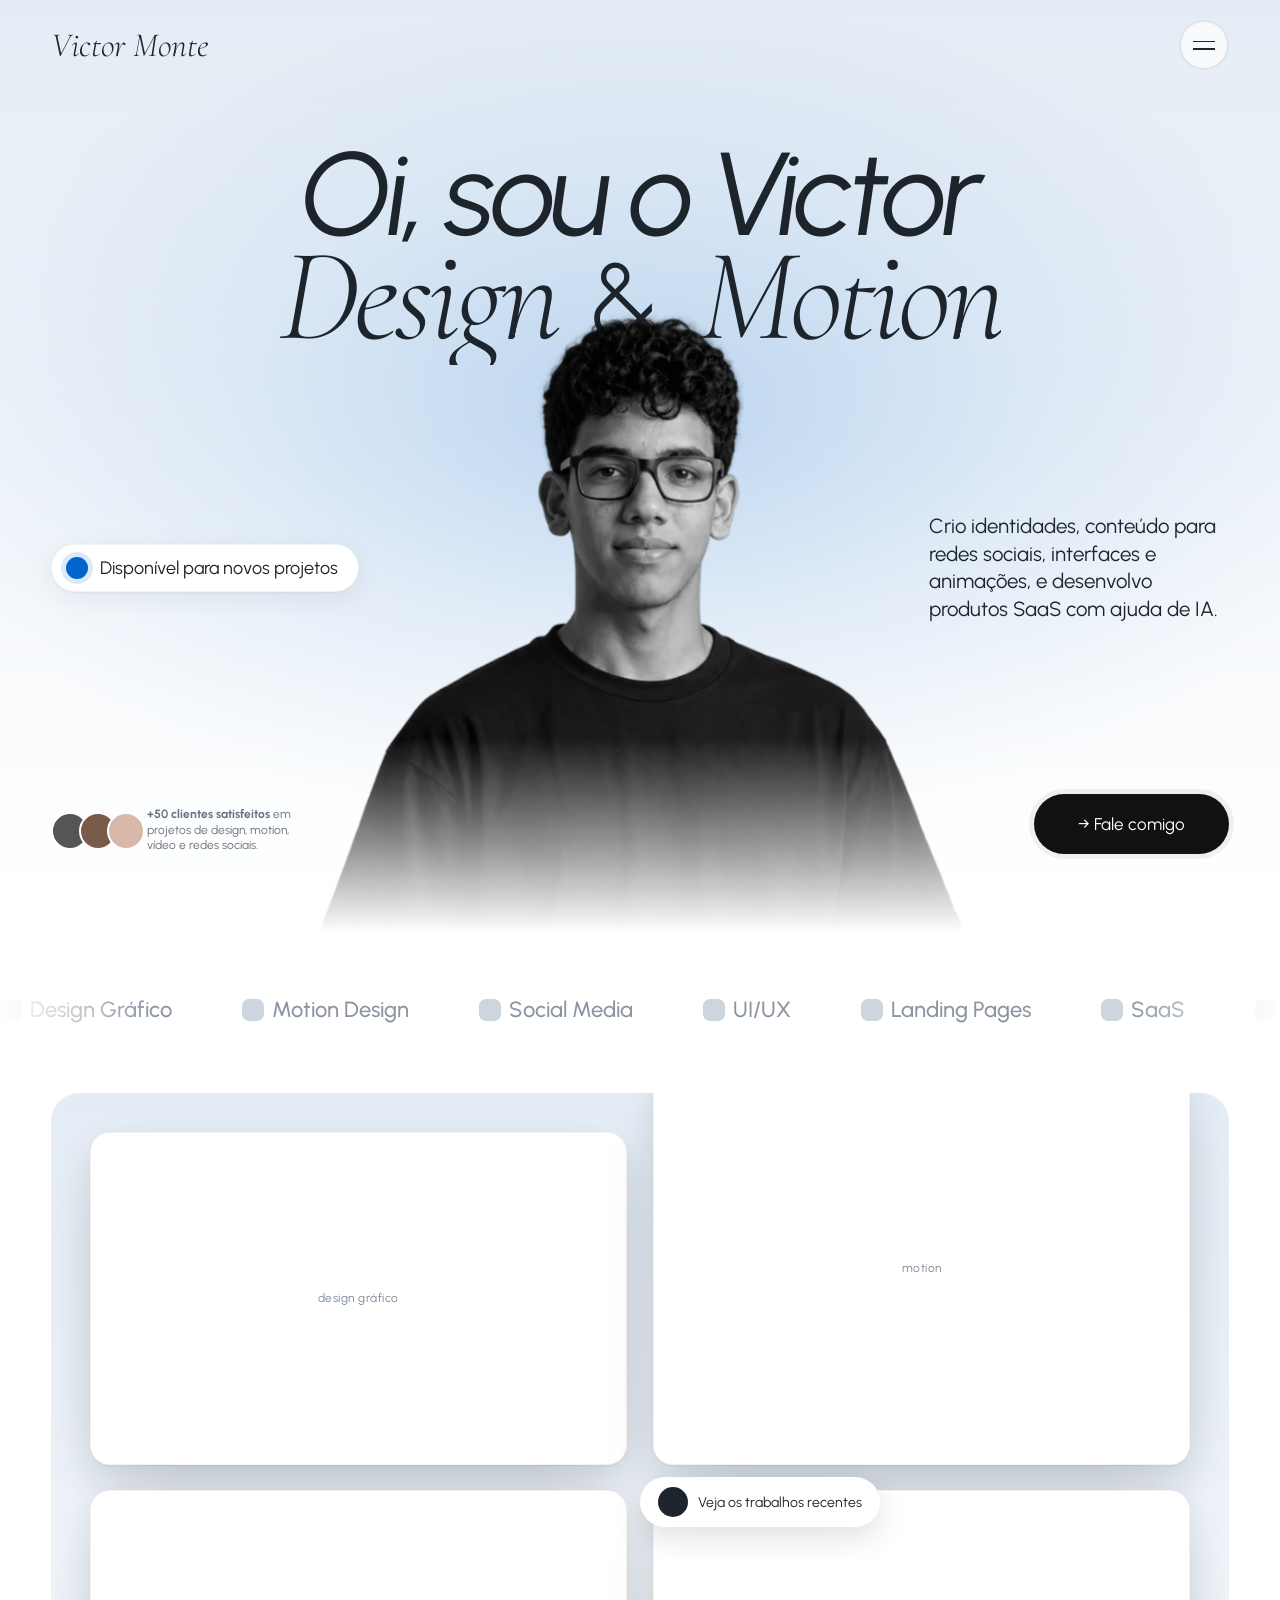
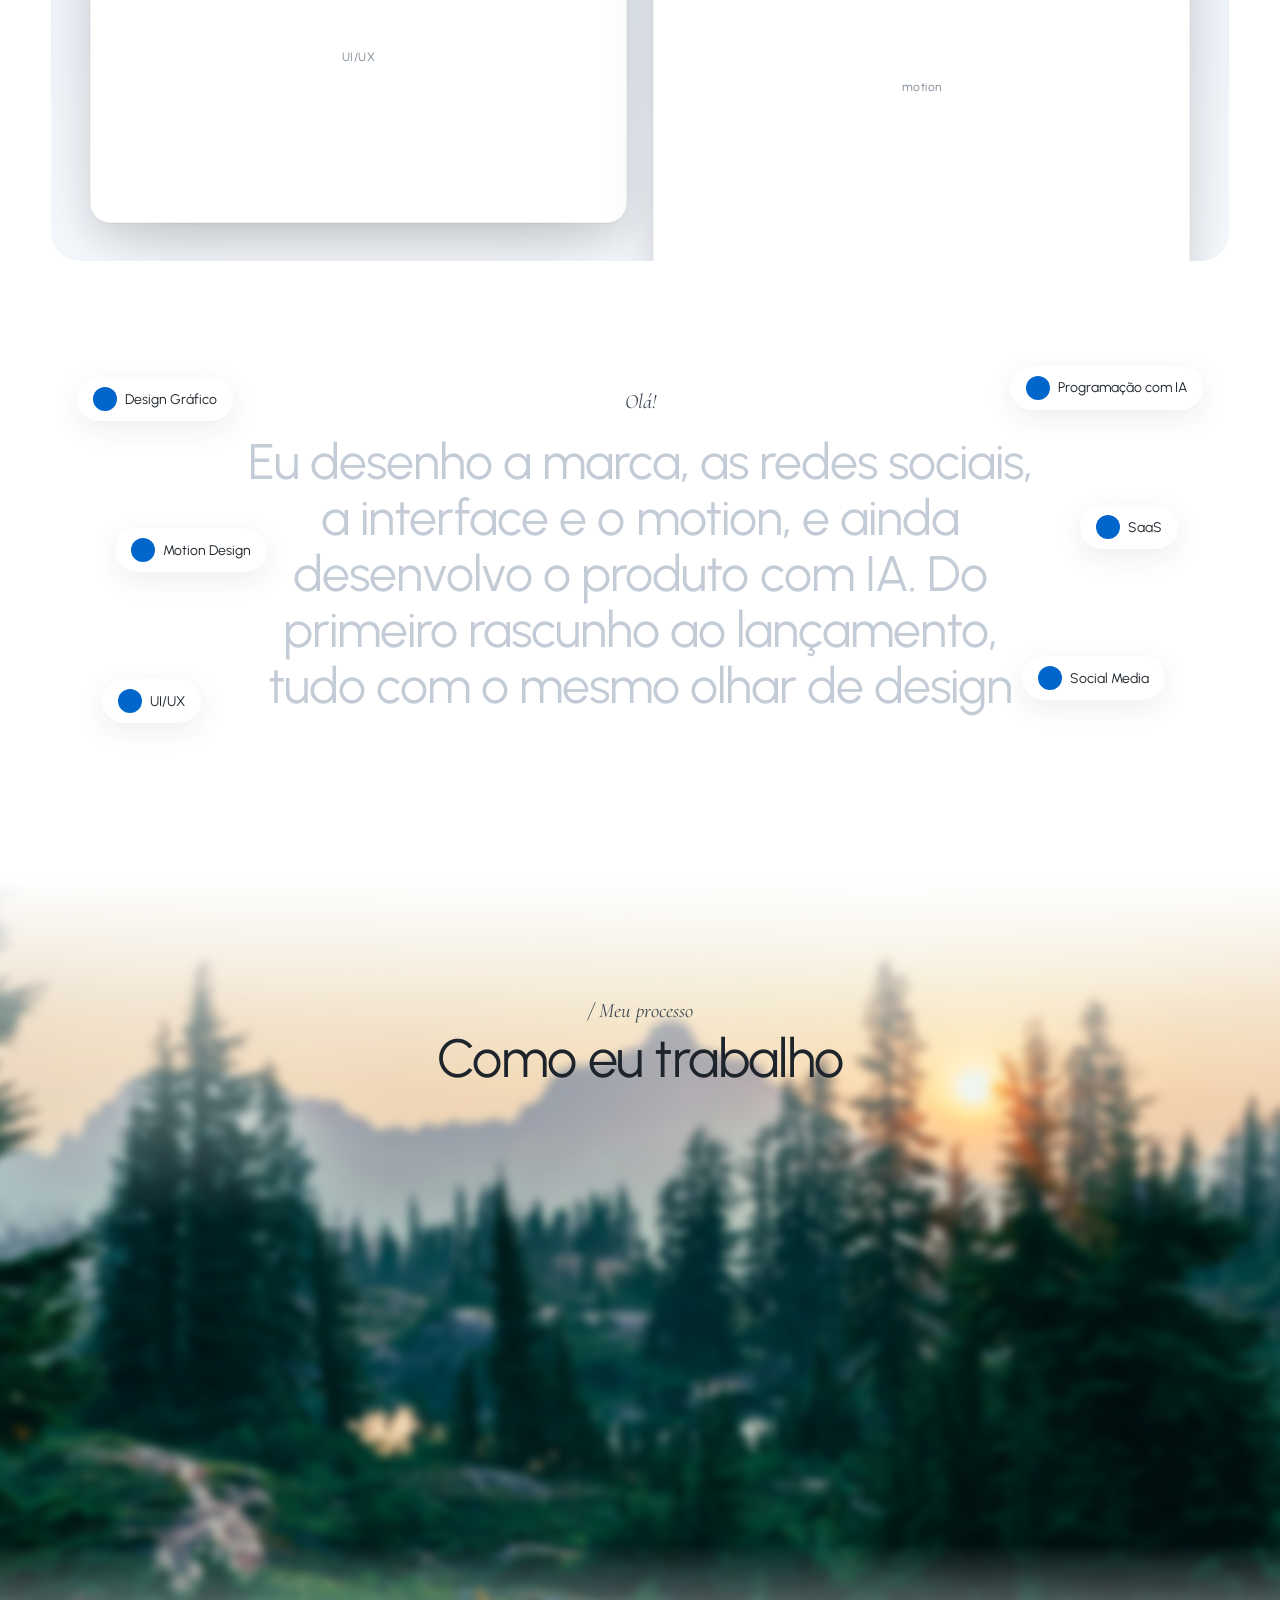
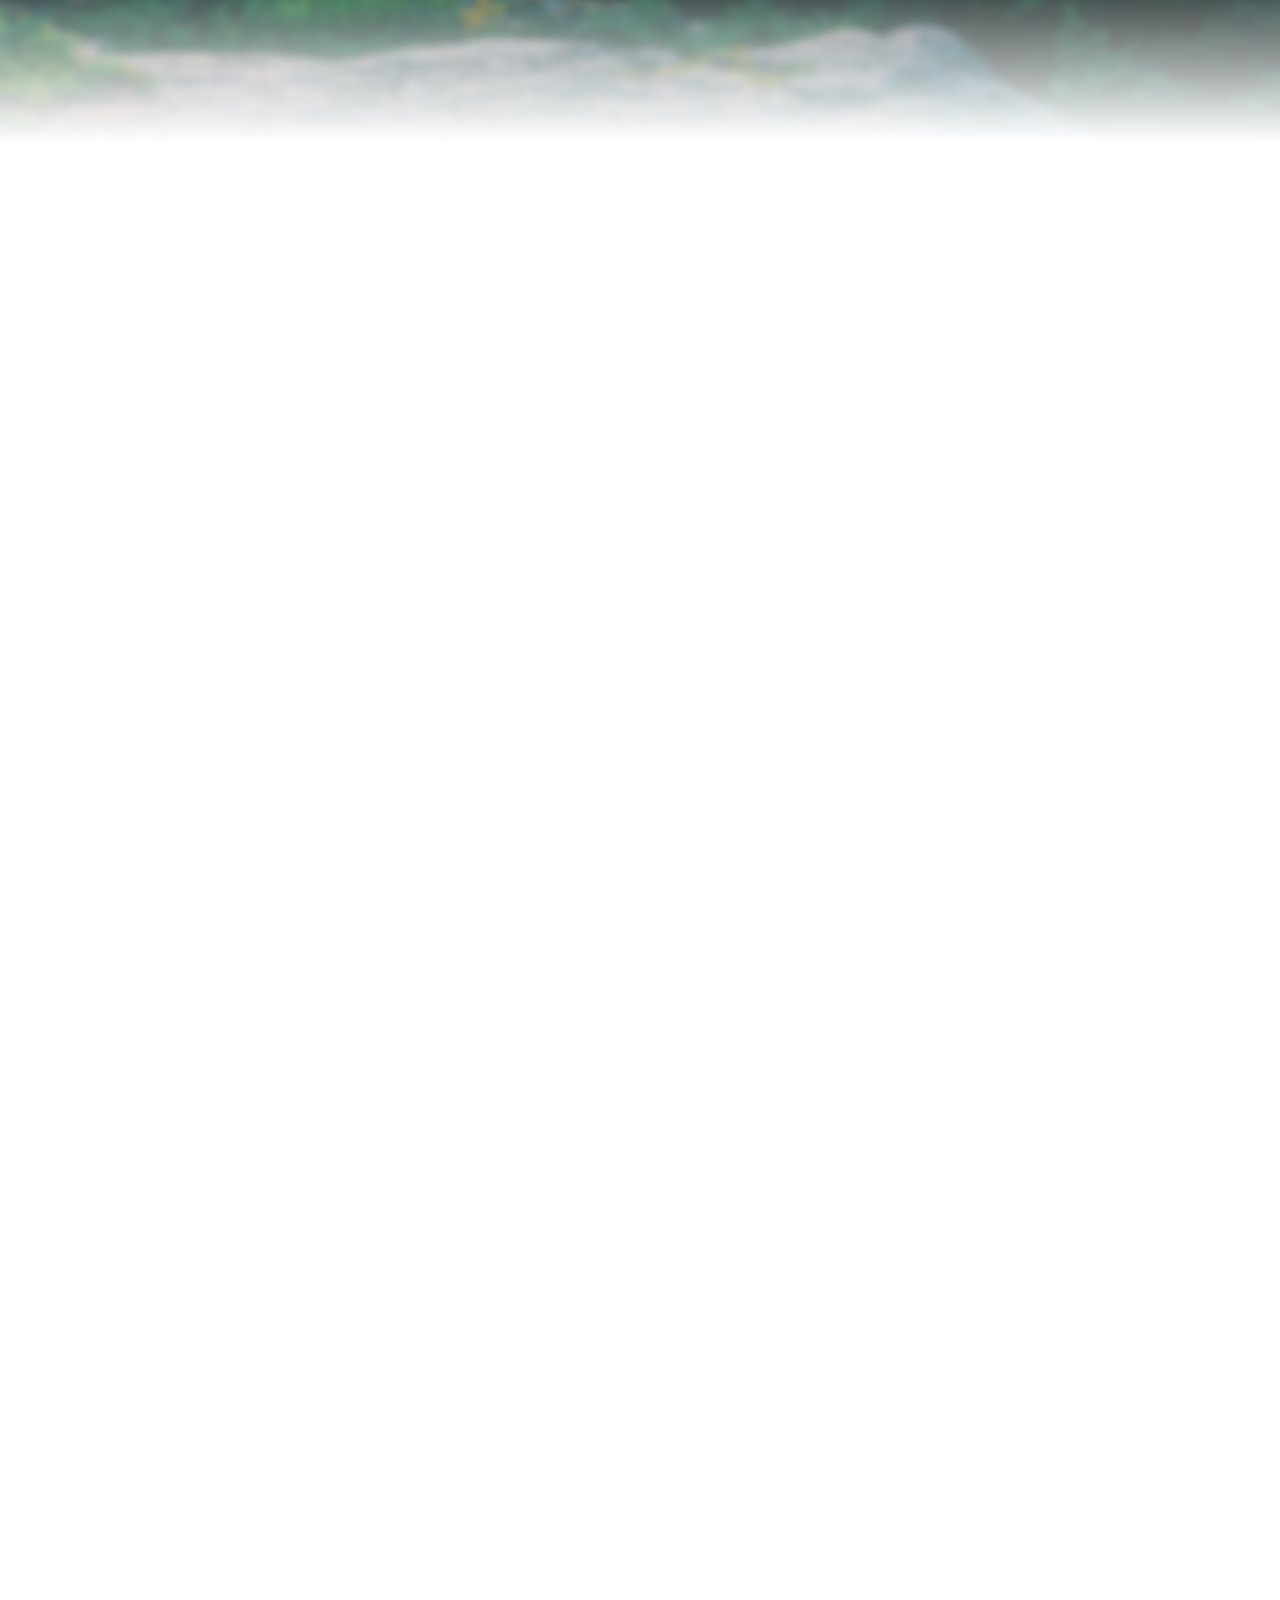
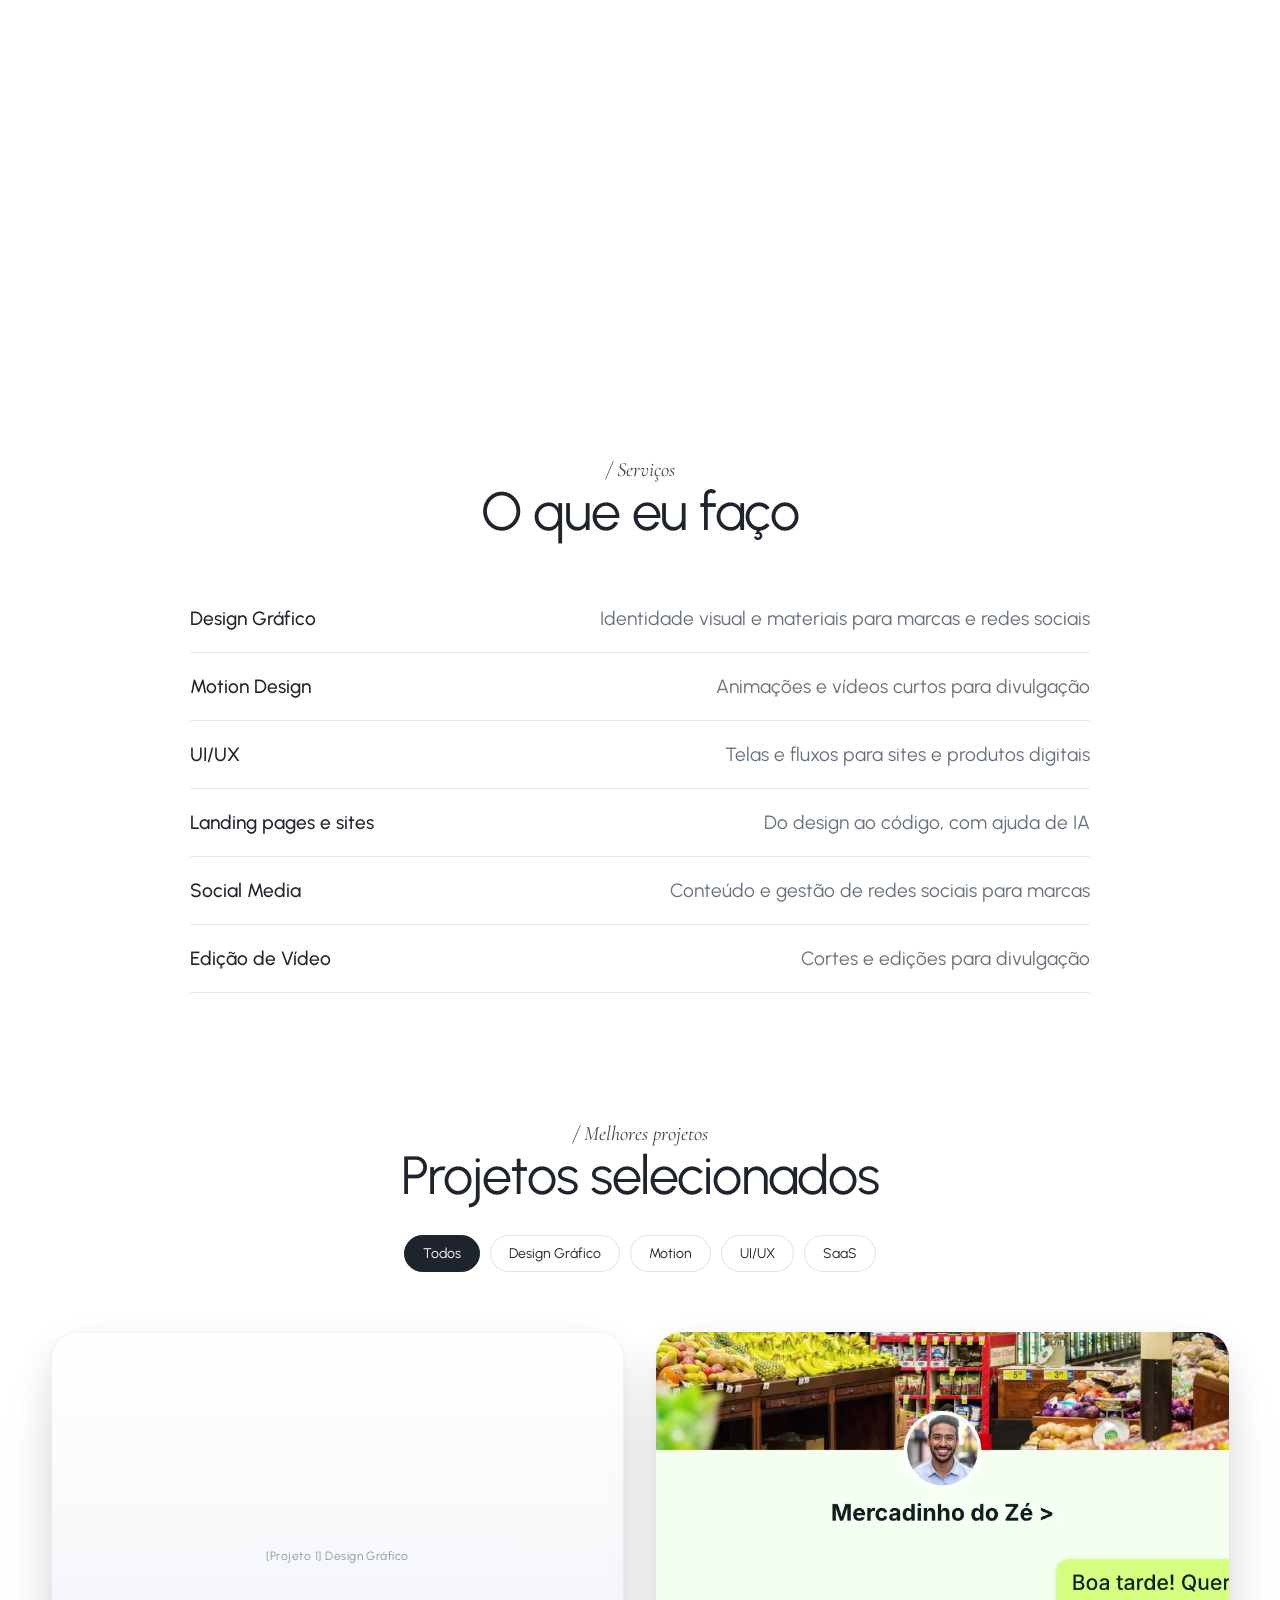
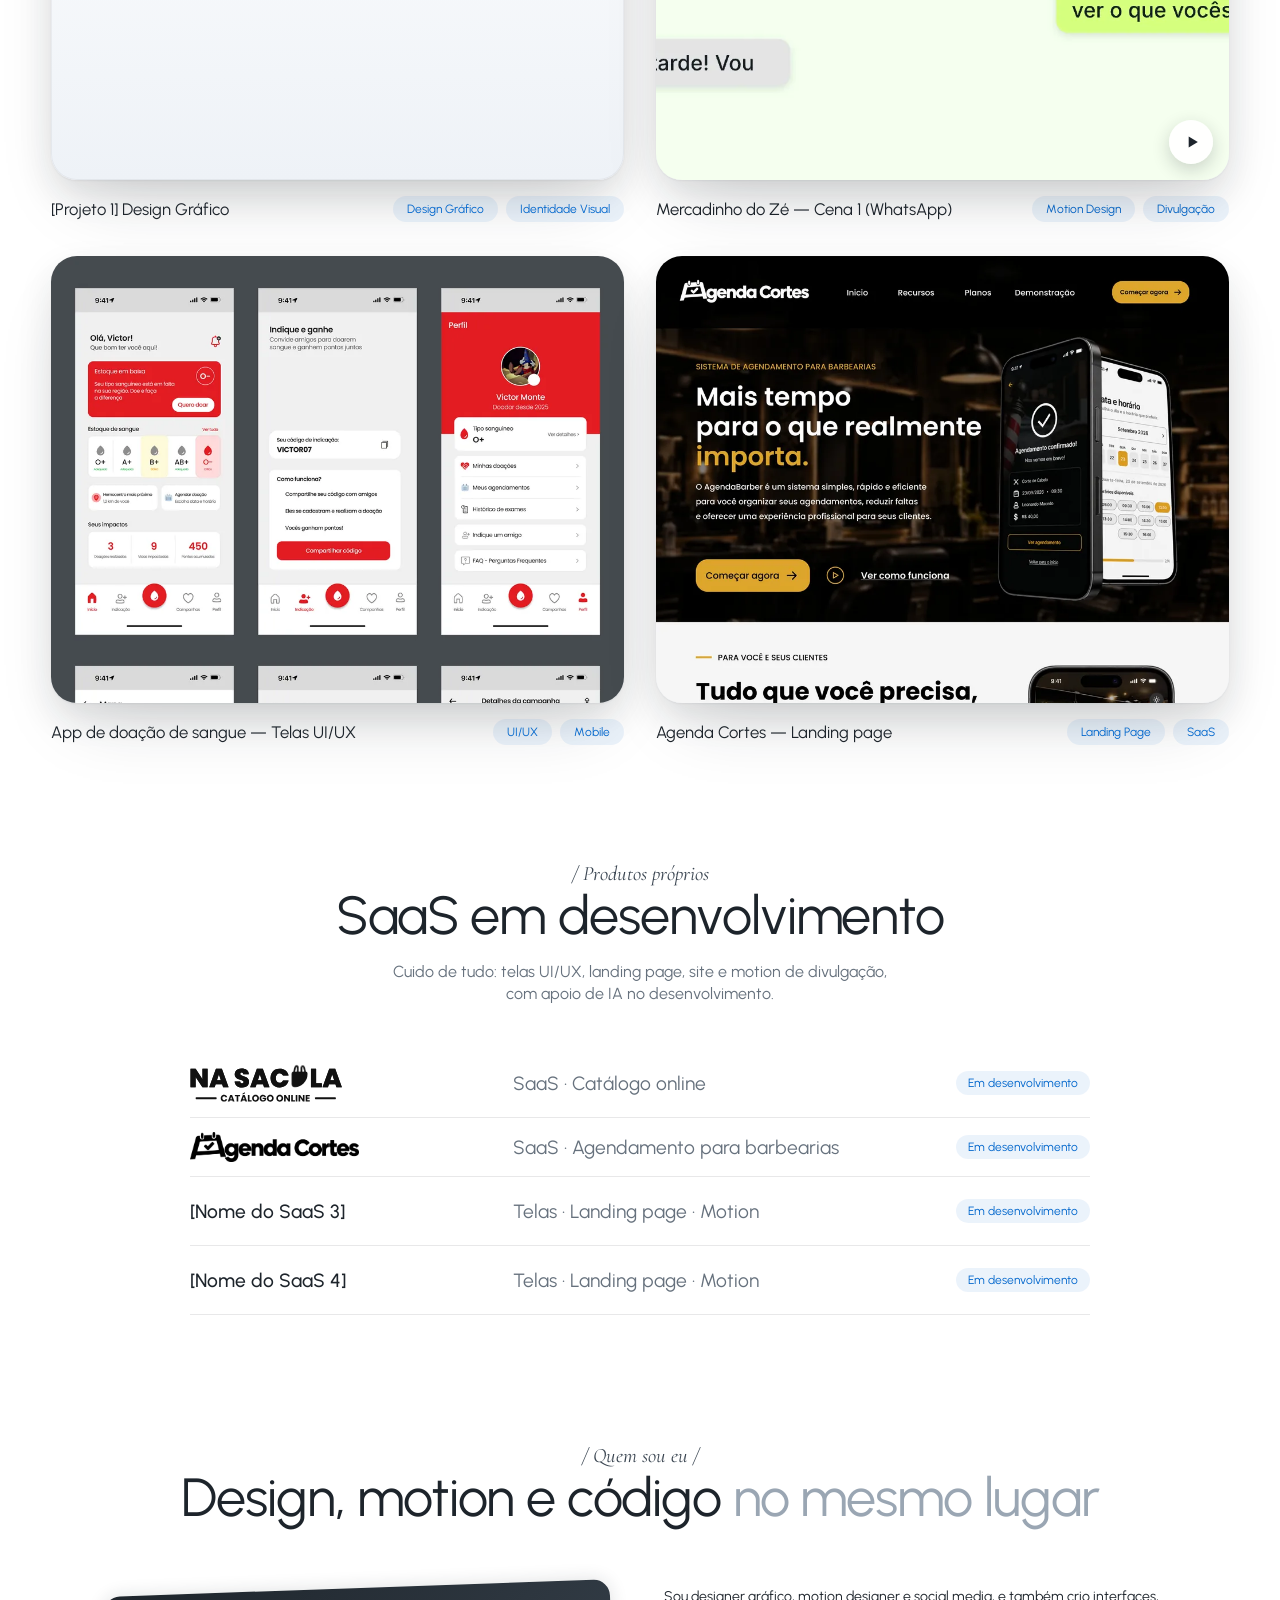
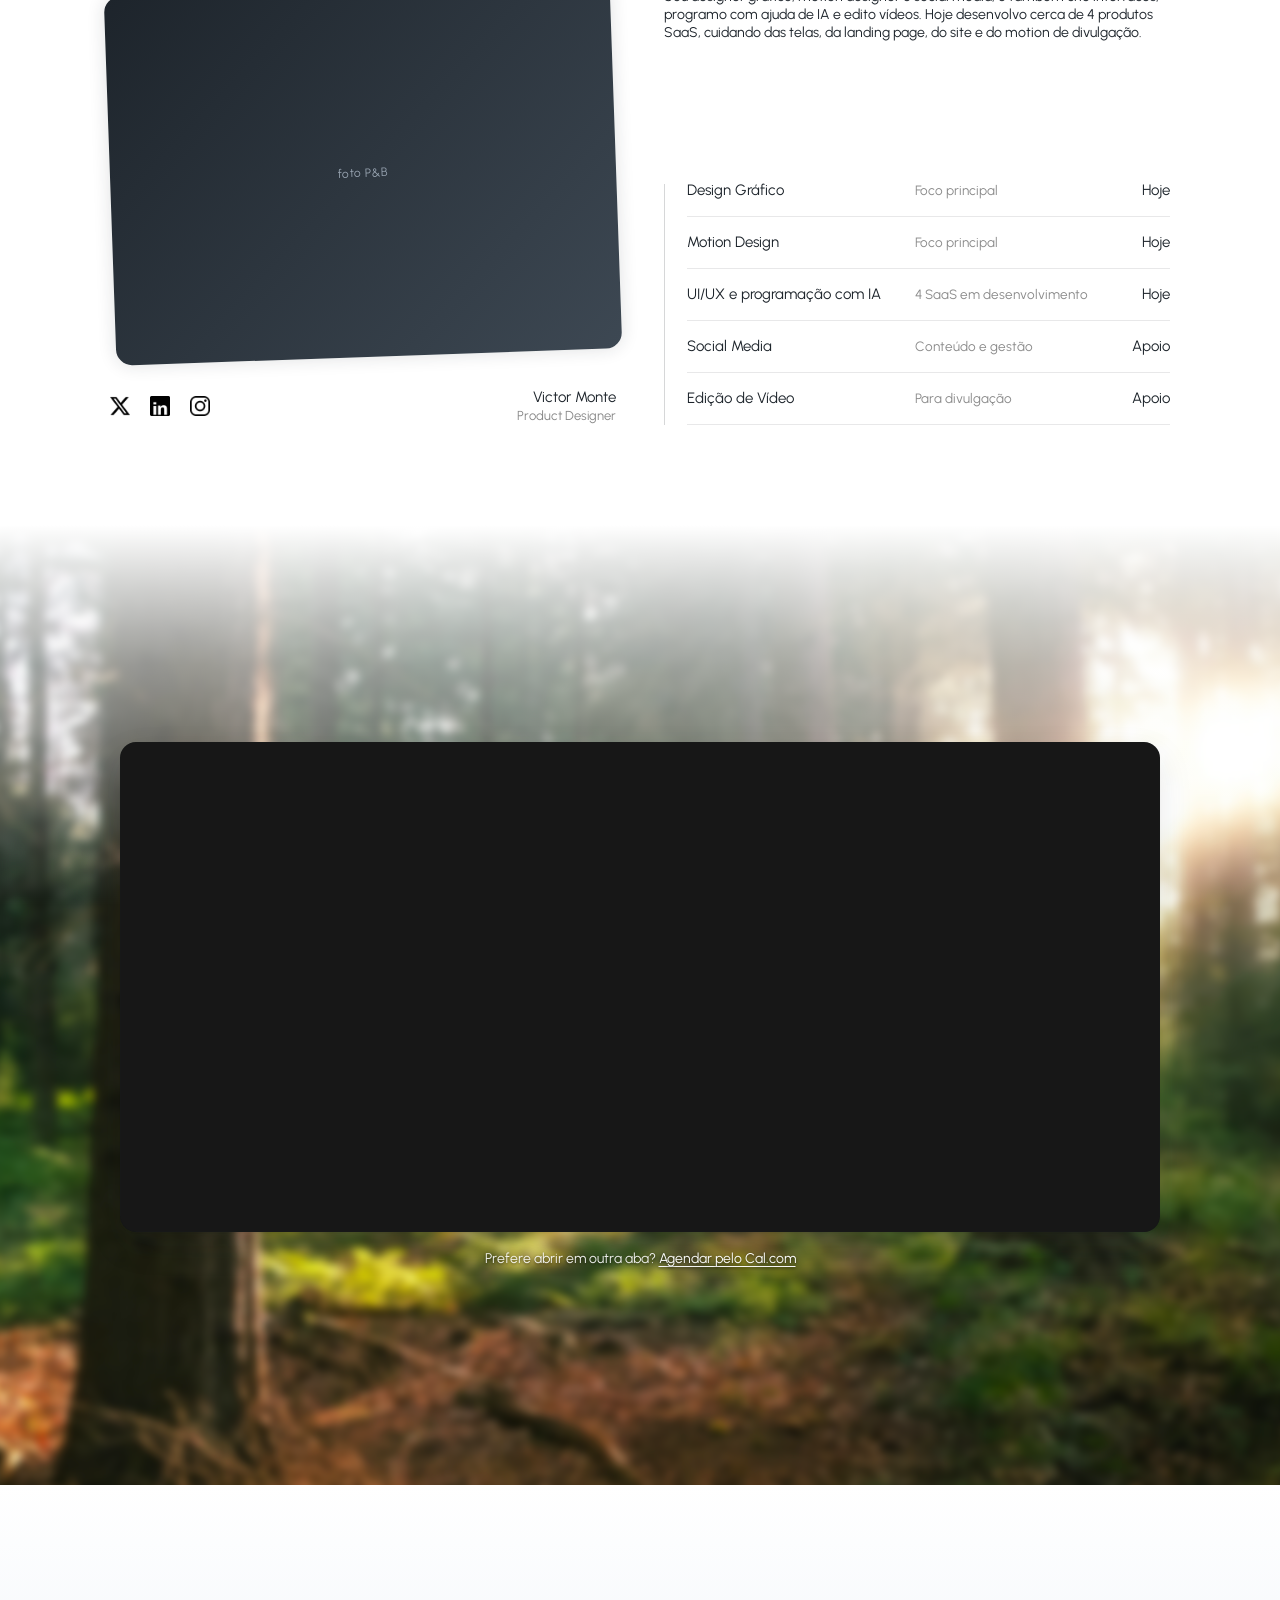
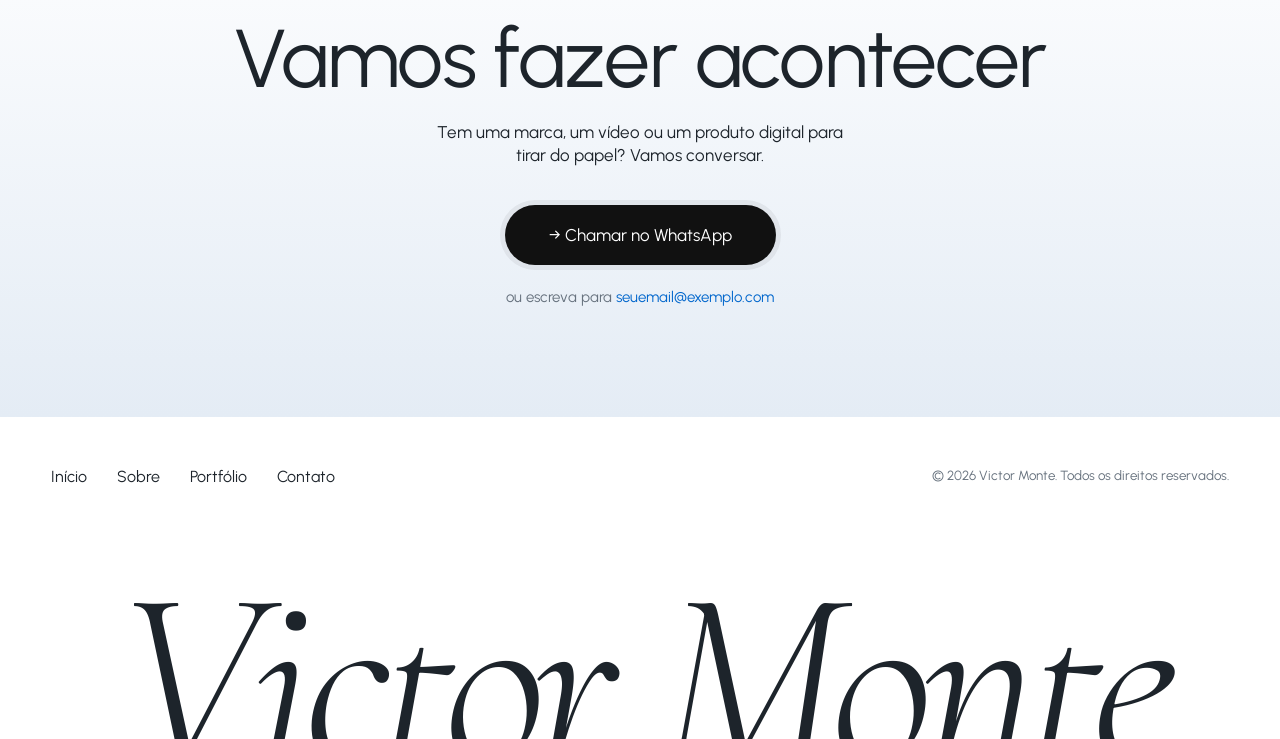
<file: index.html>
<!DOCTYPE html>
<html lang="pt-BR"><head><meta charset="utf-8">
<meta name="description" content="Portfólio de Victor Monte: design gráfico, motion design, social media, UI/UX e produtos SaaS desenvolvidos com IA."><meta name="theme-color" content="#E4ECF5"><meta name="viewport" content="width=device-width, initial-scale=1, viewport-fit=cover">
<title>Victor Monte — Designer Gráfico, Motion &amp; Social Media</title>
<link rel="preconnect" href="https://fonts.googleapis.com"><link rel="preconnect" href="https://fonts.gstatic.com" crossorigin>
<link href="https://fonts.googleapis.com/css2?family=Urbanist:wght@300;400;500;600&family=Cormorant+Garamond:ital,wght@1,300;1,400&display=swap" rel="stylesheet">
<link rel="stylesheet" href="css/style.css"></head>
<body>
<nav><a class="logo" href="#top">Victor Monte</a><button class="burger" aria-label="Abrir menu" aria-expanded="false"><i></i><i></i></button></nav>
<div class="overlay" id="ov"><a href="#works">Projetos</a><a href="#about">Sobre</a><a href="#process">Processo</a><a href="#agendar">Agendar</a><a href="#contact">Contato</a></div>

<header class="hero" id="top">
 <h1><span><em>Oi, sou o Victor</em></span><span><em>Design <span class="amp">&amp;</span> Motion</em></span></h1>
 <div class="hero-row r1"><div class="pill"><i></i>Disponível para novos projetos</div><p class="lead">Crio identidades, conteúdo para redes sociais, interfaces e animações, e desenvolvo produtos SaaS com ajuda de IA.</p></div>
 <div class="portrait"><div class="ph"><img src="assets/victor-monte.webp" alt="Retrato de Victor Monte" width="900" height="1207" fetchpriority="high"></div></div>
 <div class="hero-row r2"><div class="trust"><div class="avs"><i></i><i></i><i></i></div><span><b>+50 clientes satisfeitos</b> em projetos de design, motion, vídeo e redes sociais.</span></div><a class="btn" href="#contact" data-mag>→ Fale comigo</a></div>
</header>

<div class="marq" aria-hidden="true"><div class="track"><span>Design Gráfico</span><span>Motion Design</span><span>Social Media</span><span>UI/UX</span><span>Landing Pages</span><span>SaaS</span><span>Programação com IA</span><span>Edição de Vídeo</span><span>Design Gráfico</span><span>Motion Design</span><span>Social Media</span><span>UI/UX</span><span>Landing Pages</span><span>SaaS</span><span>Programação com IA</span><span>Edição de Vídeo</span></div></div>

<section id="works" style="position:relative">
 <div class="mosaic rv"><div class="ph">design gráfico</div><div class="ph">motion</div><div class="ph">UI/UX</div><div class="ph">motion</div></div>
 <div class="sticker rv"><i></i>Veja os trabalhos recentes</div>
</section>

<section class="intro">
 <div class="tag" style="left:6%;top:20%;--r:-3deg"><i></i>Design Gráfico</div><div class="tag" style="left:9%;top:46%"><i></i>Motion Design</div><div class="tag" style="left:8%;top:72%"><i></i>UI/UX</div>
 <div class="tag" style="right:6%;top:18%"><i></i>Programação com IA</div><div class="tag" style="right:8%;top:42%"><i></i>SaaS</div><div class="tag" style="right:9%;top:68%"><i></i>Social Media</div>
 <div class="eyebrow rv">Olá!</div>
 <p class="t" id="split">Eu desenho a marca, as redes sociais, a interface e o motion, e ainda desenvolvo o produto com IA. Do primeiro rascunho ao lançamento, tudo com o mesmo olhar de design</p>
</section>

<section class="proc" id="process">
 <div class="eyebrow rv">/ Meu processo</div>
 <h2 class="rv" style="margin-top:6px">Como eu trabalho</h2>
 <div class="cards">
  
  
  <div class="card" style="--rot:-3deg" data-s="1"><span class="n">01</span><h3>Entender</h3><p>Mergulho no seu negócio, no seu público e nos seus objetivos antes de abrir qualquer ferramenta.</p></div>
  <div class="card" style="--rot:3deg" data-s="1.6"><span class="n">02</span><h3>Criar</h3><p>Desenho marca, interface e motion com um conceito único, do layout à animação.</p></div>
  <div class="card" style="--rot:-3deg" data-s="1.2"><span class="n">03</span><h3>Lançar</h3><p>Desenvolvo com IA, publico e preparo o material de divulgação para o lançamento.</p></div>
 </div>
</section>

<section class="svc rv"><div class="eyebrow">/ Serviços</div><h2>O que eu faço</h2><div class="sl">
<div class="row"><b>Design Gráfico</b><span>Identidade visual e materiais para marcas e redes sociais</span></div>
<div class="row"><b>Motion Design</b><span>Animações e vídeos curtos para divulgação</span></div>
<div class="row"><b>UI/UX</b><span>Telas e fluxos para sites e produtos digitais</span></div>
<div class="row"><b>Landing pages e sites</b><span>Do design ao código, com ajuda de IA</span></div>
<div class="row"><b>Social Media</b><span>Conteúdo e gestão de redes sociais para marcas</span></div>
<div class="row"><b>Edição de Vídeo</b><span>Cortes e edições para divulgação</span></div></div></section>

<section class="sel">
 <div class="eyebrow rv">/ Melhores projetos</div><h2 class="rv">Projetos selecionados</h2>
 <div class="flt rv"><button class="on" data-f="all">Todos</button><button data-f="grafico">Design Gráfico</button><button data-f="motion">Motion</button><button data-f="uiux">UI/UX</button><button data-f="saas">SaaS</button></div>
 <div class="grid">
  <a class="proj rv" data-c="grafico" href="#"><div class="ph">[Projeto 1] Design Gráfico</div><div class="m">[Projeto 1] Design Gráfico<div class="chips"><span>Design Gráfico</span><span>Identidade Visual</span></div></div></a>
  <a class="proj rv" data-c="motion" href="#" data-full="assets/projeto-motion-poster.webp" data-video="assets/projeto-motion.mp4" data-title="Mercadinho do Zé — Cena 1 (WhatsApp)" aria-haspopup="dialog"><div class="ph"><video src="assets/projeto-motion-preview.mp4" poster="assets/projeto-motion-poster.webp" muted loop playsinline preload="metadata" aria-label="Prévia da animação Mercadinho do Zé, Cena 1"></video></div><div class="m">Mercadinho do Zé — Cena 1 (WhatsApp)<div class="chips"><span>Motion Design</span><span>Divulgação</span></div></div></a>
  <a class="proj rv" data-c="uiux" href="#" data-full="assets/projeto-app-doacao.webp" data-title="App de doação de sangue — Telas UI/UX" aria-haspopup="dialog"><div class="ph"><img src="assets/projeto-app-doacao-thumb.webp" alt="Telas do app de doação de sangue: início, indicação, perfil, mapa, campanhas e detalhes da campanha" width="1000" height="1455" loading="lazy" decoding="async"></div><div class="m">App de doação de sangue — Telas UI/UX<div class="chips"><span>UI/UX</span><span>Mobile</span></div></div></a>
  <a class="proj rv" data-c="saas" href="#" data-full="assets/projeto-agenda-cortes.webp" data-title="Agenda Cortes — Landing page" aria-haspopup="dialog"><div class="ph"><img src="assets/projeto-agenda-cortes-thumb.webp" alt="Prévia da landing page do Agenda Cortes" width="1000" height="2973" loading="lazy" decoding="async"></div><div class="m">Agenda Cortes — Landing page<div class="chips"><span>Landing Page</span><span>SaaS</span></div></div></a>
 </div>
</section>

<section class="svc rv"><div class="eyebrow">/ Produtos próprios</div><h2>SaaS em desenvolvimento</h2><p class="sub">Cuido de tudo: telas UI/UX, landing page, site e motion de divulgação, com apoio de IA no desenvolvimento.</p><div class="sl">
<a class="row sr has-logo" href="https://nasacola.online" target="_blank" rel="noopener noreferrer" aria-label="Na Sacola — nasacola.online (abre em nova aba)"><b><img src="assets/logo-nasacola.svg" alt="Na Sacola — Catálogo online" width="322" height="84"></b><span>SaaS · Catálogo online</span><i class="st">Em desenvolvimento</i></a>
<a class="row sr has-logo" href="https://agendacortes.vercel.app/" target="_blank" rel="noopener noreferrer" aria-label="Agenda Cortes — agendacortes.vercel.app (abre em nova aba)"><b><img class="logo-ac" src="assets/logo-agendacortes.webp" alt="Agenda Cortes — Agendamento para barbearias" width="1000" height="177"></b><span>SaaS · Agendamento para barbearias</span><i class="st">Em desenvolvimento</i></a>
<div class="row sr"><b>[Nome do SaaS 3]</b><span>Telas · Landing page · Motion</span><i class="st">Em desenvolvimento</i></div>
<div class="row sr"><b>[Nome do SaaS 4]</b><span>Telas · Landing page · Motion</span><i class="st">Em desenvolvimento</i></div></div></section>

<section class="about" id="about">
 <div class="eyebrow rv">/ Quem sou eu /</div><h2 class="rv">Design, motion e código <em>no mesmo lugar</em></h2>
 <div class="ab">
  <div class="rv"><div class="ph">foto P&amp;B</div><div class="soc"><span class="ico"><a href="https://x.com" target="_blank" rel="noopener noreferrer" aria-label="X"><img src="assets/icon-x.png" alt=""></a><a href="https://www.linkedin.com" target="_blank" rel="noopener noreferrer" aria-label="LinkedIn"><img src="assets/icon-linkedin.png" alt=""></a><a href="https://www.instagram.com" target="_blank" rel="noopener noreferrer" aria-label="Instagram"><img src="assets/icon-instagram.png" alt=""></a></span><span class="nm">Victor Monte<small>Product Designer</small></span></div></div>
  <div class="rv"><p>Sou designer gráfico, motion designer e social media, e também crio interfaces, programo com ajuda de IA e edito vídeos. Hoje desenvolvo cerca de 4 produtos SaaS, cuidando das telas, da landing page, do site e do motion de divulgação.</p>
   <div class="tl"><div class="row">Design Gráfico<span>Foco principal</span><b style="font-weight:400">Hoje</b></div><div class="row">Motion Design<span>Foco principal</span><b style="font-weight:400">Hoje</b></div><div class="row">UI/UX e programação com IA<span>4 SaaS em desenvolvimento</span><b style="font-weight:400">Hoje</b></div><div class="row">Social Media<span>Conteúdo e gestão</span><b style="font-weight:400">Apoio</b></div><div class="row">Edição de Vídeo<span>Para divulgação</span><b style="font-weight:400">Apoio</b></div></div></div>
 </div>
</section>

<section class="cal rv" id="agendar">
 <div class="dots" aria-hidden="true"></div>
 <div class="calbox">
<!-- Cal inline embed code begins -->
<div style="width:100%;height:100%;overflow:scroll" id="my-cal-inline-30min"></div>
<script type="text/javascript">
  (function (C, A, L) { let p = function (a, ar) { a.q.push(ar); }; let d = C.document; C.Cal = C.Cal || function () { let cal = C.Cal; let ar = arguments; if (!cal.loaded) { cal.ns = {}; cal.q = cal.q || []; d.head.appendChild(d.createElement("script")).src = A; cal.loaded = true; } if (ar[0] === L) { const api = function () { p(api, arguments); }; const namespace = ar[1]; api.q = api.q || []; if(typeof namespace === "string"){cal.ns[namespace] = cal.ns[namespace] || api;p(cal.ns[namespace], ar);p(cal, ["initNamespace", namespace]);} else p(cal, ar); return;} p(cal, ar); }; })(window, "https://app.cal.com/embed/embed.js", "init");
Cal("init", "30min", {origin:"https://app.cal.com"});
Cal.config = Cal.config || {};
Cal.config.forwardQueryParams = true;

  Cal.ns["30min"]("inline", {
    elementOrSelector:"#my-cal-inline-30min",
    config: {"layout":"month_view","useSlotsViewOnSmallScreen":"true"},
    calLink: "victor-monte/15min",
  });

  Cal.ns["30min"]("ui", {"cssVarsPerTheme":{"light":{"cal-brand":"#1D242B"},"dark":{"cal-brand":"#fafafa"}},"hideEventTypeDetails":false,"layout":"month_view"});
  </script>
  <!-- Cal inline embed code ends -->
 </div>
 <p class="alt">Prefere abrir em outra aba? <a href="https://cal.com/victor-monte/15min" target="_blank" rel="noopener">Agendar pelo Cal.com</a></p>
</section>

<section class="cta" id="contact">
 <h2 class="rv">Vamos fazer acontecer</h2><p class="rv">Tem uma marca, um vídeo ou um produto digital para tirar do papel? Vamos conversar.</p>
 <a class="btn rv" href="https://wa.me/55XXXXXXXXXXX" data-mag>→ Chamar no WhatsApp</a>
 <p class="rv" style="margin:22px auto 0;font-size:15px;color:var(--mute)">ou escreva para <a href="mailto:seuemail@exemplo.com" style="color:var(--accent)">seuemail@exemplo.com</a></p>
</section>

<footer><div class="fl"><nav><a href="#top">Início</a><a href="#about">Sobre</a><a href="#works">Portfólio</a><a href="#contact">Contato</a></nav><small>© 2026 Victor Monte. Todos os direitos reservados.</small></div><div class="big" id="big">Victor Monte</div></footer>

<div class="lb" id="lb" role="dialog" aria-modal="true" aria-labelledby="lb-t" aria-hidden="true">
 <div class="lb-w">
  <header class="lb-h"><div class="lb-meta"><b class="lb-t" id="lb-t"></b><div class="chips lb-chips"></div></div><button class="lb-x" type="button" aria-label="Fechar"><i></i><i></i></button></header>
  <div class="lb-sc" tabindex="0" aria-label="Página completa do projeto. Role para ver tudo."><img alt=""><video class="lb-v" controls playsinline preload="none" hidden></video></div>
  <div class="lb-hint" aria-hidden="true">Role para ver a página inteira</div>
 </div>
</div>

<script src="vendor/gsap.min.js"></script>
<script src="vendor/ScrollTrigger.min.js"></script>
<script src="js/main.js"></script>
</body></html>
</file>
<file: css/style.css>
:root{--ink:#1D242B;--mute:#66717d;--accent:#0066CC;--accent-soft:rgba(0,102,204,.14);--mist:#E4ECF5;--cta:#111111;--bg:#fff;--shadow:29,36,43;--sans:'Urbanist',system-ui,sans-serif;--serif:'Cormorant Garamond',Georgia,serif;--pad:clamp(20px,4vw,60px);box-sizing:border-box;padding-top:env(safe-area-inset-top,0px);padding-bottom:env(safe-area-inset-bottom,0px)}
*,*::before,*::after{box-sizing:inherit;margin:0}
html{scroll-behavior:smooth;background:#fff linear-gradient(180deg,var(--mist) 0,#fff 100%) no-repeat top left/100% 100svh}
::selection{background:var(--accent-soft)}
a:focus-visible,button:focus-visible{outline:2px solid var(--accent);outline-offset:3px}
body{font-family:var(--sans);color:var(--ink);overflow-x:hidden;-webkit-font-smoothing:antialiased}
a{color:inherit;text-decoration:none}
.serif{font-family:var(--serif);font-style:italic;font-weight:300}
.ph{background:linear-gradient(135deg,#f1f5f9,#dfe6ee);display:grid;place-items:center;color:#8a96a3;font-size:12px;letter-spacing:.04em;overflow:hidden}
.eyebrow{font-family:var(--serif);font-style:italic;font-size:clamp(18px,1.6vw,22px);text-align:center;color:#3b4652}
h2{font-weight:400;font-size:clamp(34px,4.2vw,60px);letter-spacing:-.02em;text-align:center;line-height:1.1}
section{position:relative}
/* reveal */
.rv{opacity:0;transform:translateY(28px);transition:opacity .9s cubic-bezier(.2,.7,.2,1),transform .9s cubic-bezier(.2,.7,.2,1)}
.rv.in{opacity:1;transform:none}
/* nav */
nav{position:fixed;top:0;left:0;right:0;z-index:50;display:flex;justify-content:space-between;align-items:center;padding:max(20px,env(safe-area-inset-top)) var(--pad) 0;pointer-events:none}
nav>*{pointer-events:auto}
.logo{font-family:var(--serif);font-style:italic;font-size:34px;font-weight:300}
.burger{width:50px;height:50px;border-radius:50%;border:2px solid rgba(var(--shadow),.1);background:rgba(255,255,255,.7);backdrop-filter:blur(10px);display:grid;place-content:center;gap:6px;cursor:pointer;transition:transform .4s}
.burger:hover{transform:scale(1.08)}
.burger i{display:block;width:22px;height:1.5px;background:var(--ink);transition:.4s}
.menu-open .burger i:nth-child(1){transform:translateY(3.7px) rotate(45deg)}
.menu-open .burger i:nth-child(2){transform:translateY(-3.7px) rotate(-45deg)}
.overlay{position:fixed;inset:0;z-index:40;background:rgba(228,236,245,.94);backdrop-filter:blur(20px);display:grid;place-content:center;gap:10px;text-align:center;clip-path:circle(0 at calc(100% - 60px) 45px);transition:clip-path .9s cubic-bezier(.7,0,.2,1)}
.menu-open .overlay{clip-path:circle(150% at calc(100% - 60px) 45px)}
.overlay a{font-size:clamp(40px,8vw,84px);letter-spacing:-.03em;transition:color .3s,transform .3s}
.overlay a:hover{color:var(--accent);transform:translateX(10px)}
/* hero */
.hero{min-height:max(100svh,760px);padding:90px var(--pad) 40px;overflow:hidden;display:flex;flex-direction:column;align-items:center;background:transparent}
.award{display:flex;gap:10px;align-items:center;font-size:17px;opacity:0;animation:up 1s .2s forwards}
.award b{width:26px;height:26px;border-radius:50%;border:1.5px solid var(--ink);display:grid;place-items:center;font-size:10px}
.hero h1{margin-top:clamp(30px,5vw,62px);text-align:center;font-weight:400;font-size:clamp(52px,9.2vw,134px);line-height:.98;letter-spacing:-.045em;position:relative;z-index:3}
.hero h1 span{display:block;overflow:hidden;padding-bottom:.08em}
.hero h1 span>em{display:block;transform:translateY(110%);animation:rise 1.2s cubic-bezier(.2,.8,.2,1) forwards}
.hero h1 span:nth-child(2)>em{animation-delay:.18s;font-family:var(--serif);font-weight:300;font-size:1.12em;letter-spacing:-.04em;line-height:.9}
.portrait{position:absolute;left:0;right:0;margin:0 auto;bottom:0;width:min(34vw,470px);aspect-ratio:3/4;z-index:2;-webkit-mask-image:linear-gradient(#000 70%,transparent);mask-image:linear-gradient(#000 70%,transparent);transform-origin:50% 100%}
.portrait .ph{width:100%;height:100%;border-radius:50% 50% 0 0/38% 38% 0 0;background:linear-gradient(#cfcfcf,#f2f2f2)}
.hero-row{position:absolute;left:var(--pad);right:var(--pad);z-index:4;display:flex;justify-content:space-between;align-items:center;gap:16px}
.r1{top:57%}.r2{bottom:46px;align-items:flex-end}
.pill{display:flex;gap:12px;align-items:center;background:#fff;border-radius:99px;padding:12px 20px 12px 14px;font-size:18px;border:1px solid rgba(0,0,0,.05);box-shadow:0 1px 2px rgba(var(--shadow),.04),0 6px 24px rgba(var(--shadow),.07)}
.pill i{width:22px;height:22px;border-radius:50%;background:var(--accent);box-shadow:0 0 0 5px var(--accent-soft);animation:pulse 2s infinite}
.hero-row p.lead{max-width:300px;font-size:clamp(17px,1.6vw,22px);line-height:1.35}
.trust{display:flex;gap:12px;align-items:center;font-size:12px;color:var(--mute);max-width:260px;line-height:1.3}
.avs{display:flex}.avs i{width:38px;height:38px;border-radius:50%;border:2px solid #fff;margin-right:-10px;background:#555}
.avs i:nth-child(2){background:#7a5a48}.avs i:nth-child(3){background:#d8b8a8}
.btn{display:inline-flex;gap:14px;align-items:center;background:var(--cta);color:#fff;border-radius:99px;padding:20px 44px;font-size:17px;box-shadow:0 0 0 5px rgba(17,17,17,.06);transition:transform .25s ease,box-shadow .3s;will-change:transform}
.btn:hover{box-shadow:0 0 0 9px var(--accent-soft)}
@keyframes rise{to{transform:none}}@keyframes up{from{opacity:0;transform:translateY(30px)}to{opacity:1;transform:none}}
@keyframes pulse{50%{box-shadow:0 0 0 9px rgba(0,102,204,0)}}
/* marquee */
.marq{overflow:hidden;padding:36px 0 70px;-webkit-mask-image:linear-gradient(90deg,transparent,#000 12%,#000 88%,transparent);mask-image:linear-gradient(90deg,transparent,#000 12%,#000 88%,transparent)}
.track{display:flex;gap:70px;width:max-content;animation:slide 32s linear infinite;font-size:22px;font-weight:500;color:#8a95a1}
.track span{display:flex;gap:8px;align-items:center}.track span::before{content:"";width:22px;height:22px;border-radius:7px;background:#cdd5de}
@keyframes slide{to{transform:translateX(-50%)}}
/* works mosaic */
.mosaic{margin:0 var(--pad);border-radius:28px;padding:clamp(16px,3vw,44px);background:linear-gradient(#E4ECF5,#f4f7fb);display:grid;grid-template-columns:1fr 1fr;gap:clamp(12px,2vw,28px);overflow:hidden}
.mosaic .ph,.proj .ph{border-radius:20px;box-shadow:0 1px 2px rgba(var(--shadow),.06),0 14px 34px rgba(var(--shadow),.10),0 34px 70px -26px rgba(var(--shadow),.20),inset 0 0 0 1px rgba(var(--shadow),.05);transition:transform .6s cubic-bezier(.2,.8,.2,1),box-shadow .6s}
.mosaic .ph{min-height:clamp(180px,26vw,380px);background:#fff;color:#7b8794}
.mosaic .ph img,.proj .ph img{width:100%;height:100%;object-fit:cover;display:block}
.mosaic .ph:nth-child(2){margin-top:-60px}.mosaic .ph:nth-child(4){margin-bottom:-60px}
.mosaic .ph:hover{transform:translateY(-4px)}
.sticker{position:absolute;left:50%;top:50%;transform:translate(-50%,-50%);background:#fff;border-radius:99px;padding:10px 18px;font-size:14px;display:flex;gap:10px;align-items:center;z-index:2;box-shadow:0 10px 30px rgba(var(--shadow),.14)}
.sticker i{width:30px;height:30px;border-radius:50%;background:var(--ink)}
/* intro */
.intro{padding:clamp(80px,10vw,140px) var(--pad);text-align:center}
.intro p.t{max-width:820px;margin:20px auto 0;font-size:clamp(28px,3.9vw,56px);line-height:1.12;letter-spacing:-.02em}
.intro .w{color:#c3ccd6;transition:color .35s}.intro .w.on{color:var(--ink)}
.tag{position:absolute;display:flex;gap:8px;align-items:center;background:#fff;border-radius:99px;padding:10px 16px;font-size:14px;box-shadow:0 8px 28px rgba(var(--shadow),.08);animation:float 6s ease-in-out infinite}
.tag i{width:24px;height:24px;border-radius:50%;background:var(--accent)}
@keyframes float{50%{transform:translateY(-12px) rotate(var(--r,0deg))}}
/* process */
.proc{position:relative;isolation:isolate;overflow:hidden;padding:clamp(70px,8vw,110px) var(--pad) clamp(70px,9vw,130px);--bg:url(../assets/bg.jpg)}
.proc::before{content:"";position:absolute;inset:-60px;z-index:-2;background:var(--bg) center/cover;filter:blur(5px) saturate(1.15)}
.proc::after{content:"";position:absolute;inset:0;z-index:-1;pointer-events:none;background:linear-gradient(#fff 4%,rgba(255,255,255,.55) 18%,rgba(255,255,255,0) 42%,rgba(255,255,255,0) 78%,#fff 100%)}
.proc .card{background:linear-gradient(155deg,rgba(255,255,255,.62),rgba(255,255,255,.3));-webkit-backdrop-filter:blur(24px) saturate(1.7);backdrop-filter:blur(24px) saturate(1.7);border:1px solid rgba(255,255,255,.6);box-shadow:0 24px 60px rgba(30,45,65,.22),inset 0 1.5px 0 rgba(255,255,255,.9),inset 0 -1px 0 rgba(255,255,255,.25)}
.proc .card:hover{box-shadow:0 34px 70px rgba(30,45,65,.28),inset 0 1.5px 0 #fff,inset 0 -1px 0 rgba(255,255,255,.3)}
.proc .card p{color:rgba(20,28,38,.88)}
@media(min-width:861px){.proc{min-height:100svh;display:flex;flex-direction:column;justify-content:center}}
.cards{margin-top:70px;display:grid;grid-template-columns:repeat(3,1fr);gap:clamp(14px,3vw,50px);perspective:1200px}
.card{position:relative;min-height:clamp(260px,30vw,430px);border-radius:26px;background:linear-gradient(#fafafa,#efefef);box-shadow:0 18px 40px rgba(0,0,0,.08),inset 0 1px #fff;padding:clamp(18px,2.4vw,34px);display:flex;flex-direction:column;justify-content:flex-end;will-change:transform;transition:box-shadow .4s}
.card:nth-child(2){margin-top:-40px}.card:nth-child(3){margin-top:30px}
.card .n{position:absolute;top:22px;left:26px;font-size:clamp(34px,4vw,56px);letter-spacing:-.03em}

.card h3{font-weight:400;font-size:clamp(26px,2.8vw,40px)}
.card p{color:var(--mute);margin-top:8px;font-size:clamp(14px,1.2vw,17px);line-height:1.35;max-width:300px}
.card:hover{box-shadow:0 30px 60px rgba(0,0,0,.14)}
.cards{position:relative}


/* testimonials */
.testi{display:grid;grid-template-columns:1fr 1px 1fr;margin:0 var(--pad);min-height:360px}
.testi hr{border:0;background:rgba(var(--shadow),.12)}
.q{padding:30px clamp(16px,4vw,70px);display:flex;flex-direction:column;justify-content:center;gap:24px;font-size:clamp(16px,1.4vw,20px);line-height:1.3;position:relative}
.q:last-child{padding-top:130px}.q::after{content:"\201D";position:absolute;right:12%;top:36%;font-size:60px}
.who{display:flex;gap:12px;align-items:center;font-size:16px}.who small{display:block;color:var(--mute);font-size:14px}
.who i{width:36px;height:36px;border-radius:50%;background:#cfd8e3}
/* selected */
.sel{padding:clamp(80px,10vw,140px) var(--pad) 0}
.grid{margin:60px auto 0;max-width:1180px;display:grid;grid-template-columns:1fr 1fr;gap:34px clamp(16px,2.5vw,36px)}
.proj .ph{aspect-ratio:1.28;border-radius:26px;background:linear-gradient(#fff,#eef2f7)}
.proj:hover .ph{transform:translateY(-6px);box-shadow:0 2px 4px rgba(var(--shadow),.06),0 22px 48px rgba(var(--shadow),.14),0 44px 80px -28px rgba(var(--shadow),.26),inset 0 0 0 1px rgba(var(--shadow),.05)}
.proj div.m{display:flex;justify-content:space-between;align-items:center;margin-top:16px;font-size:clamp(15px,1.3vw,19px);gap:8px}
.chips{display:flex;gap:8px;flex-wrap:wrap}.chips span{background:rgba(0,102,204,.08);border-radius:99px;padding:6px 14px;font-size:12px;color:var(--accent)}
/* about */
.about{padding:clamp(80px,10vw,140px) var(--pad) 60px}
.about h2 em{font-style:normal;color:#9aa6b3;transition:color .45s ease}
@media(hover:hover){.about h2 em:hover{color:var(--ink)}}
.ab{margin:60px auto 0;max-width:1060px;display:grid;grid-template-columns:1fr 1fr;gap:40px 48px;align-items:stretch}
.ab .ph{flex:none;aspect-ratio:1.37;border-radius:16px;transform:rotate(-2deg);box-shadow:0 0 18px rgba(var(--shadow),.14);background:linear-gradient(135deg,#1D242B,#3d4853);color:#9aa6b3}
.soc{display:flex;gap:16px;margin-top:30px;font-size:15px;justify-content:space-between;align-items:center}
.ab p{font-size:clamp(14px,1.1vw,16px);line-height:1.3;margin-bottom:28px}
.row{display:flex;justify-content:space-between;padding:16px 0;border-bottom:1px solid rgba(var(--shadow),.1);font-size:14px;transition:padding .4s,background .4s}
.row:hover{padding-left:12px}.row span{color:var(--mute)}
/* cta */
.cta{text-align:center;padding:clamp(80px,10vw,150px) var(--pad) 110px;background:linear-gradient(#fff,#E4ECF5)}
.cta h2{font-size:clamp(44px,6.4vw,92px)}.cta p{margin:18px auto 38px;max-width:420px;font-size:17px;line-height:1.35}
footer{padding:50px var(--pad) 0;overflow:hidden}
.fl{display:flex;justify-content:space-between;gap:20px;flex-wrap:wrap;font-size:16px}.fl nav{all:unset;display:flex;gap:30px;flex-wrap:wrap}.fl small{color:var(--mute)}
.fl nav a{transition:color .25s}.fl nav a:hover{color:var(--accent)}
.big{font-family:var(--serif);font-style:italic;font-weight:300;font-size:clamp(72px,20vw,300px);line-height:.95;letter-spacing:-.045em;white-space:nowrap;text-align:center;margin:40px -2vw -.12em;transform:translateY(var(--by,10%))}
@media(max-width:860px){
.hero{min-height:auto;padding-bottom:30px}
.portrait{position:relative;width:min(78vw,380px);margin:-30px auto 0}
.hero-row{position:static;flex-direction:column;align-items:flex-start;margin-top:22px}.r1{order:0}.r2{margin-top:10px;align-items:flex-start}
.hero h1 span{white-space:nowrap}
.hero h1 span:nth-child(2)>em{font-size:min(1.02em,calc((100vw - 2*var(--pad))/8.8))}
.hero h1{font-size:clamp(40px,12.5vw,72px)}
.mosaic{grid-template-columns:1fr}.mosaic .ph:nth-child(n){margin:0}.sticker{display:none}
.tag{display:none}
.cards{grid-template-columns:1fr}.card:nth-child(n){margin-top:0;min-height:230px}
.testi{grid-template-columns:1fr}.testi hr{height:1px}.q:last-child{padding-top:30px}
.grid,.ab{grid-template-columns:1fr}.ab p{margin-bottom:10px}
.proj div.m{flex-direction:column;align-items:flex-start}
}
@media(prefers-reduced-motion:reduce){*,*::before,*::after{animation-duration:.01ms!important;animation-iteration-count:1!important;transition-duration:.01ms!important}.rv,.award{opacity:1;transform:none}.hero h1 span>em{transform:none}}
/* v2: reposicionamento */
[hidden]{display:none!important}
.flt{display:flex;gap:10px;flex-wrap:wrap;justify-content:center;margin-top:30px}
.flt button{font:inherit;font-size:14px;border:1px solid rgba(var(--shadow),.12);background:#fff;color:var(--ink);border-radius:99px;padding:9px 18px;cursor:pointer;transition:.25s}
.flt button:hover{border-color:var(--accent);color:var(--accent)}
.flt button.on{background:var(--ink);border-color:var(--ink);color:#fff}
.svc{padding:clamp(70px,9vw,120px) var(--pad) 0}
.svc .sl{max-width:900px;margin:44px auto 0}
.svc .row{font-size:clamp(16px,1.5vw,20px);padding:22px 0;gap:6px 16px;flex-wrap:wrap;align-items:center}
.svc .row b{font-weight:500}
.svc .sub{max-width:520px;margin:16px auto 0;text-align:center;color:var(--mute);line-height:1.4}
.st{font-style:normal;font-size:12px;color:var(--accent);background:rgba(0,102,204,.08);border-radius:99px;padding:5px 12px}
.hero h1 .amp{display:inline;overflow:visible;font-family:var(--sans);font-style:normal;font-weight:300;font-size:.8em;letter-spacing:0;padding:0 .08em}
.cal{position:relative;isolation:isolate;overflow:hidden;padding:clamp(150px,17vw,290px) var(--pad) clamp(150px,17vw,290px);text-align:center;--bg:url(../assets/bg-agendar.jpg)}
.cal::before{content:"";position:absolute;inset:-60px;z-index:-2;background:var(--bg) center/cover;filter:blur(5px) saturate(1.15)}
.cal::after{content:"";position:absolute;inset:0;z-index:-1;pointer-events:none;background:linear-gradient(#fff 4%,rgba(255,255,255,.55) 18%,rgba(255,255,255,0) 42%)}
.cal p.s{max-width:480px;margin:14px auto 0;color:var(--mute);line-height:1.4}
.calbox{max-width:1040px;height:490px;margin:40px auto 0;border-radius:16px;overflow:hidden;text-align:left;background:#171717;box-shadow:0 1px 2px rgba(var(--shadow),.06),0 14px 34px rgba(var(--shadow),.10),inset 0 0 0 1px rgba(var(--shadow),.06)}
@media(min-width:861px){#my-cal-inline-30min{height:635px!important;margin-top:-33px;overflow:hidden!important}}
@media(max-width:860px){.calbox{height:clamp(640px,80vh,760px)}}
.cal .alt{margin-top:18px;font-size:14px;color:rgba(255,255,255,.92);text-shadow:0 1px 3px rgba(0,0,0,.55),0 0 14px rgba(0,0,0,.45)}
.cal .alt a{color:#fff;text-decoration:underline;text-underline-offset:3px}
.calbox{position:relative;z-index:1}.cal .alt{position:relative;z-index:1}
.dots{position:absolute;inset:0;z-index:0;pointer-events:none;-webkit-mask-image:linear-gradient(#000 82%,transparent);mask-image:linear-gradient(#000 82%,transparent)}
.dots i{position:absolute;left:var(--ox,50%);top:var(--oy,50%);width:var(--s);height:var(--s);border-radius:50%;background:radial-gradient(circle,rgba(255,252,244,1) 0,rgba(255,246,230,.9) 35%,rgba(255,238,210,0) 75%);filter:drop-shadow(0 0 6px rgba(255,244,222,.5));opacity:0;will-change:transform,opacity;animation:orb var(--d) cubic-bezier(.25,.55,.3,1) var(--l) infinite}
.dots:not(.on) i{animation-play-state:paused}
@keyframes orb{0%{opacity:0;transform:translate(-50%,-50%) scale(.6)}25%{opacity:var(--o)}100%{opacity:0;transform:translate(-50%,-50%) translate(var(--dx),var(--dy)) scale(1)}}
@media(prefers-reduced-motion:reduce){.dots{display:none}}

/* clique: raios */
.clk{position:fixed;width:0;height:0;pointer-events:none;z-index:9999}
.clk i{position:absolute;left:-1.25px;top:-7px;width:2.5px;height:14px;border-radius:2px;background:#0066CC;opacity:1;transform:rotate(var(--a)) translateY(-15px);animation:clk .6s cubic-bezier(.2,.7,.3,1) forwards}
@keyframes clk{70%{opacity:.85}to{opacity:0;transform:rotate(var(--a)) translateY(-46px) scaleY(.22)}}
@media(prefers-reduced-motion:reduce){.clk{display:none}}

/* sobre: layout da referência (foto inclinada, ícones, tabela com linha vertical) */
.ab>div:first-child{display:flex;flex-direction:column;justify-content:space-between}
.ab>div:last-child{display:flex;flex-direction:column}
.soc .ico{display:flex;gap:20px;align-items:center}
.soc .ico a{display:block;line-height:0;transition:opacity .25s}
.soc .ico a:hover{opacity:.55}
.soc .ico img{display:block;width:20px;height:20px}
.soc .nm{text-align:right;font-size:15px;line-height:1.35}
.soc .nm small{display:block;font-size:13px;color:#888}
.ab .tl{position:relative;margin-top:auto;padding-left:23px}
.ab .tl::before{content:"";position:absolute;left:0;top:19px;bottom:0;width:1px;background:rgba(var(--shadow),.18)}
.ab .row{display:grid;grid-template-columns:minmax(0,1.15fr) minmax(0,1fr) 56px;column-gap:12px;align-items:center;padding:15px 0;font-size:15px;line-height:1.4}
.ab .row span{font-size:13.5px;color:#8b8b8b}
.ab .row b{text-align:right}
@media(max-width:860px){
.ab p{margin-bottom:22px}
.ab .tl{margin-top:0}
.ab .row{grid-template-columns:1fr auto}
.ab .row span{grid-column:1/-1;grid-row:2;margin-top:2px}
.ab .row b{grid-row:1;grid-column:2}
}

/* projetos: miniatura com leve rolagem no hover + visualizador da página inteira */
.proj .ph img{object-position:50% 0;transition:object-position 2.4s cubic-bezier(.3,.6,.2,1)}
.proj:hover .ph img{object-position:50% 14%}
.lb{position:fixed;inset:0;z-index:60;display:flex;align-items:center;justify-content:center;padding:clamp(12px,3vw,40px);background:rgba(228,236,245,.55);-webkit-backdrop-filter:blur(16px);backdrop-filter:blur(16px);opacity:0;visibility:hidden;transition:opacity .4s ease,visibility 0s .4s}
.lb.on{opacity:1;visibility:visible;transition:opacity .4s ease}
.lb-w{position:relative;display:flex;flex-direction:column;width:min(1080px,100%);height:100%;max-height:920px;background:#fff;border-radius:26px;overflow:hidden;box-shadow:0 2px 4px rgba(var(--shadow),.06),0 30px 80px rgba(var(--shadow),.22),inset 0 0 0 1px rgba(var(--shadow),.05);transform:translateY(24px) scale(.985);transition:transform .6s cubic-bezier(.2,.8,.2,1)}
.lb.on .lb-w{transform:none}
.lb-h{flex:none;display:flex;align-items:center;justify-content:space-between;gap:16px;padding:12px 12px 12px 26px;border-bottom:1px solid rgba(var(--shadow),.08);background:rgba(255,255,255,.9)}
.lb-meta{display:flex;align-items:center;gap:14px;min-width:0;flex-wrap:wrap}
.lb-t{font-weight:400;font-size:clamp(15px,1.3vw,19px);letter-spacing:-.01em}
.lb-x{flex:none;width:44px;height:44px;border-radius:50%;border:2px solid rgba(var(--shadow),.1);background:rgba(255,255,255,.7);display:grid;place-content:center;cursor:pointer;transition:transform .4s}
.lb-x:hover{transform:scale(1.08)}
.lb-x i{grid-area:1/1;display:block;width:18px;height:1.5px;background:var(--ink)}
.lb-x i:first-child{transform:rotate(45deg)}.lb-x i:last-child{transform:rotate(-45deg)}
.lb-sc{flex:1;min-height:0;overflow-y:auto;overscroll-behavior:contain;background:linear-gradient(#fff,#eef2f7);scrollbar-width:thin;scrollbar-color:rgba(var(--shadow),.28) transparent}
.lb-sc:focus-visible{outline:2px solid var(--accent);outline-offset:-2px}
.lb-sc img{display:block;width:100%;height:auto}
.lb-hint{position:absolute;left:50%;bottom:20px;transform:translateX(-50%);padding:9px 18px;border-radius:99px;font-size:13px;white-space:nowrap;background:rgba(255,255,255,.88);-webkit-backdrop-filter:blur(10px);backdrop-filter:blur(10px);box-shadow:0 8px 24px rgba(var(--shadow),.18);color:var(--ink);pointer-events:none;transition:opacity .4s,transform .4s}
.lb-hint::before{content:"";display:inline-block;width:6px;height:6px;border-radius:50%;background:var(--accent);margin-right:8px;vertical-align:1px}
.lb-hint.off{opacity:0;transform:translate(-50%,8px)}
@media(max-width:560px){.lb-chips{display:none}.lb-w{border-radius:20px}.lb-h{padding-left:18px}}

/* SaaS: logo no lugar do nome; colunas alinhadas entre as linhas */
.svc .row.has-logo{padding:14px 0;color:inherit}
.svc .row b img{display:block;height:40px;width:auto}
@media(min-width:700px){
.svc .row.sr{display:grid;grid-template-columns:minmax(0,.72fr) minmax(0,1fr) auto;align-items:center}
.svc .row.sr .st{justify-self:end}
}
@media(max-width:699px){
.svc .row.sr{display:grid;grid-template-columns:minmax(0,1fr) auto;grid-template-areas:"n n" "d s";gap:12px;align-items:center;padding:24px 0}
.svc .row.sr>b{grid-area:n;justify-self:center;text-align:center;font-size:18px;min-height:42px;display:flex;align-items:center;justify-content:center}
.svc .row.sr>b img{margin:0 auto;height:36px}
.svc .row.sr>.st{grid-area:s;justify-self:end}
.svc .row.sr>span{grid-area:d;font-size:15px;line-height:1.4}
.svc .row.has-logo{padding:24px 0}
}
/* logo Agenda Cortes: largura parecida com a da Na Sacola */
.svc .row b img.logo-ac{height:30px}
@media(max-width:699px){.svc .row.sr>b img.logo-ac{height:27px}}

/* hero no estilo da referência: recorte grande (busto) sobre o fundo, título atrás da cabeça, P&B */
.portrait .ph{display:block;background:none;border-radius:0}
.portrait .ph img{width:100%;height:auto;display:block;filter:grayscale(1) contrast(1.04)}
.hero h1{z-index:1}
.hero::before{content:"";position:absolute;left:50%;top:0;width:min(130vw,1500px);height:100%;transform:translateX(-50%);background:radial-gradient(ellipse 50% 46% at 50% 46%,rgba(0,102,204,.22),rgba(0,102,204,.08) 55%,rgba(0,102,204,0));pointer-events:none;z-index:0}
@media(min-width:861px){
.hero{--F:clamp(52px,9.2vw,134px);--W:min(62vw,880px)}
.hero h1{font-size:var(--F)}
.hero h1 span:nth-child(2){margin-top:-.2em}
.portrait{position:relative;left:auto;right:auto;bottom:auto;flex:none;width:var(--W);height:calc(var(--W)*.78);aspect-ratio:auto;overflow:hidden;margin:calc(var(--F)*-.41 - var(--W)*.04) auto 0}
.portrait .ph{height:auto}
}
@media(max-width:860px){.portrait{margin:10px auto 0}}
/* motion: vídeo no card e no visualizador */
.proj .ph video{width:100%;height:100%;object-fit:cover;display:block}
.proj[data-video] .ph{position:relative}
.proj[data-video] .ph::after{content:"";position:absolute;right:16px;bottom:16px;width:44px;height:44px;border-radius:50%;background:rgba(255,255,255,.92) url("data:image/svg+xml,%3Csvg xmlns='http://www.w3.org/2000/svg' viewBox='0 0 24 24'%3E%3Cpath d='M8 5.5v13l11-6.5z' fill='%231D242B'/%3E%3C/svg%3E") 55% 50%/20px no-repeat;box-shadow:0 6px 18px rgba(var(--shadow),.2);transition:transform .35s}
.proj[data-video]:hover .ph::after{transform:scale(1.08)}
.lb-sc.vid{display:flex;align-items:center;overflow:hidden;background:#0b0e12}
.lb-sc .lb-v{display:block;width:100%;height:auto;max-height:100%;background:#000}
</file>
